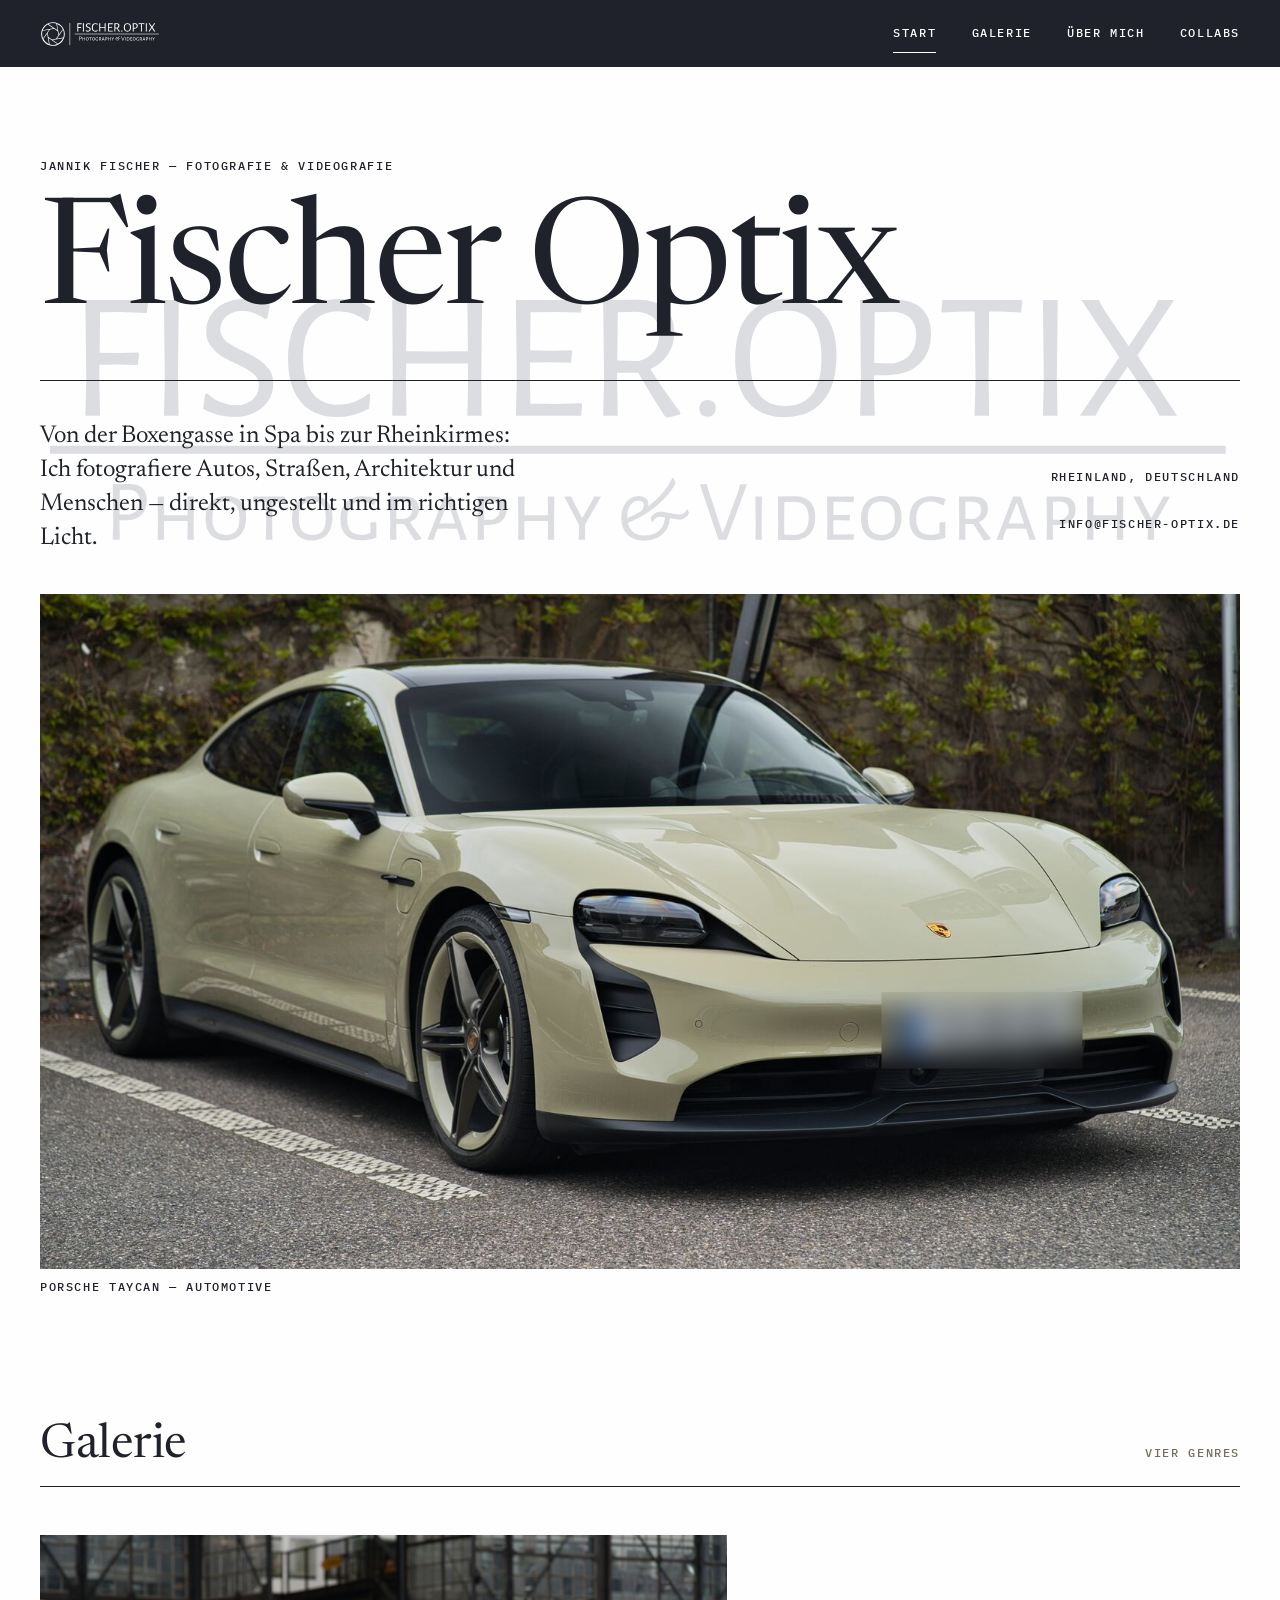
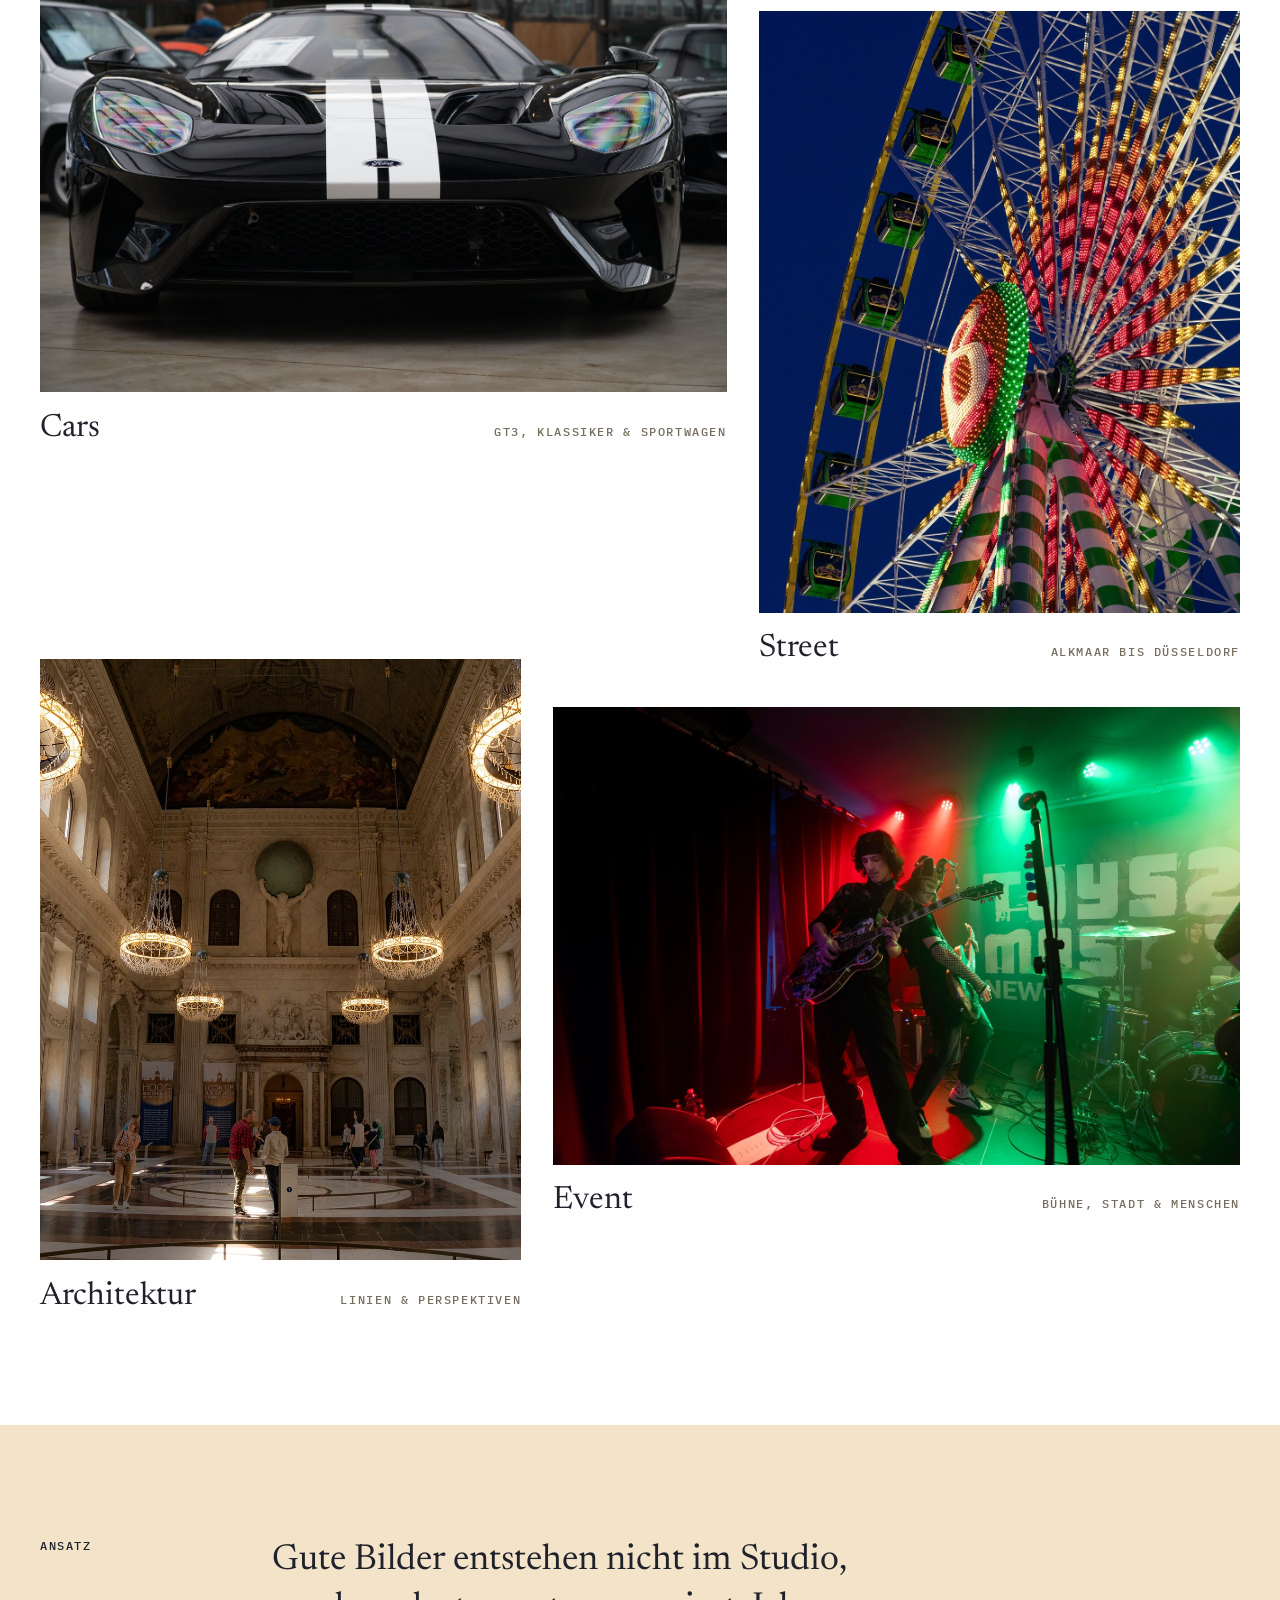
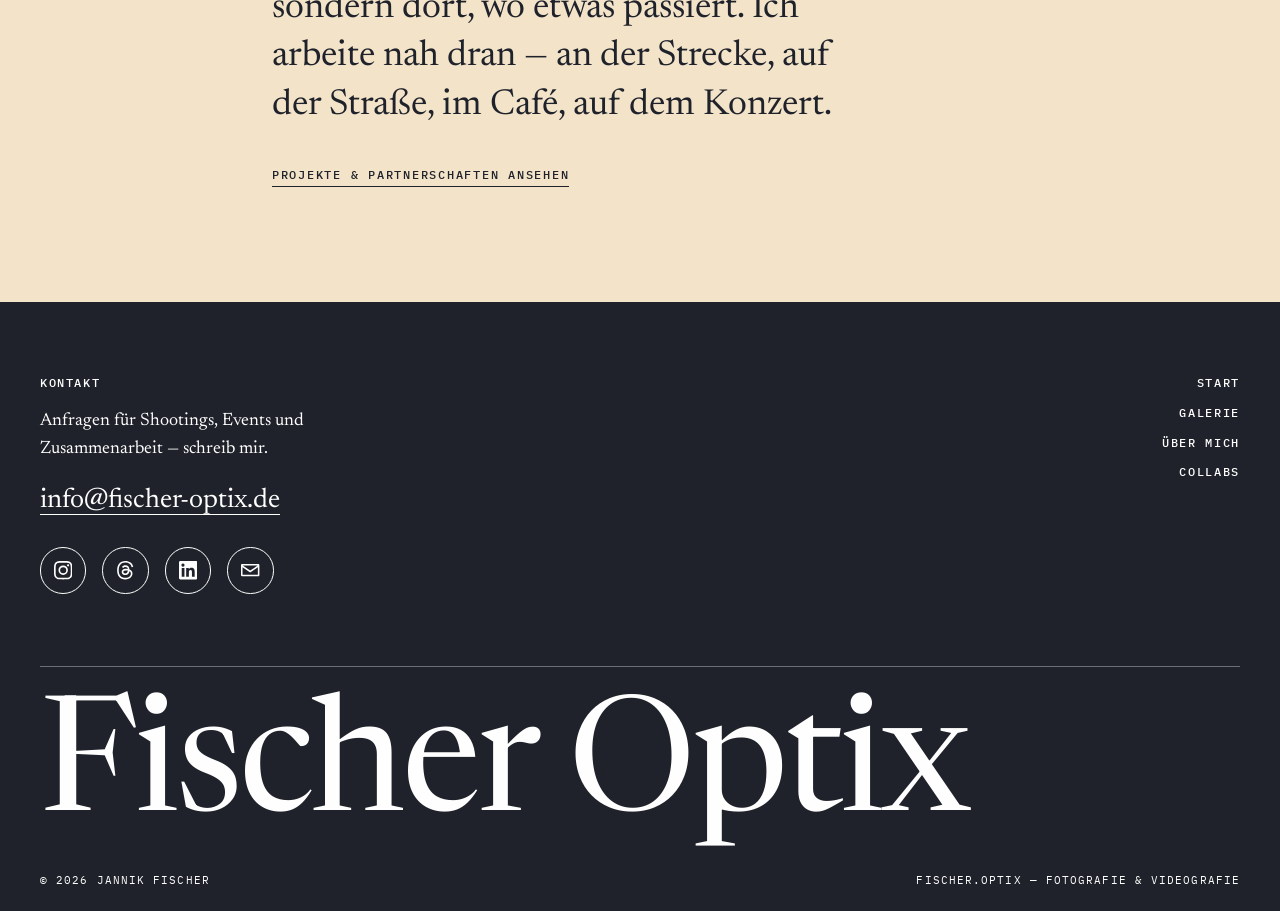
<file: index.html>
<!DOCTYPE html>
<html lang="de">
<head>
  <meta charset="utf-8">
  <meta name="viewport" content="width=device-width, initial-scale=1">
  <title>Fischer Optix — Fotografie &amp; Videografie | Jannik Fischer</title>
  <meta name="description" content="Fischer Optix — Fotografie und Videografie von Jannik Fischer. Cars, Street, Architektur und Events, von der Boxengasse in Spa bis zur Rheinkirmes.">
  <link rel="preconnect" href="https://fonts.googleapis.com">
  <link rel="preconnect" href="https://fonts.gstatic.com" crossorigin>
  <link href="https://fonts.googleapis.com/css2?family=IBM+Plex+Mono:wght@400;500&family=Newsreader:ital,opsz,wght@0,6..72,400;0,6..72,500;1,6..72,400&display=swap" rel="stylesheet">
  <link rel="stylesheet" href="css/style.css">
</head>
<body>

  <header class="site-header">
    <div class="site-header__inner">
      <a class="site-header__logo" href="index.html" aria-label="Fischer Optix — zur Startseite">
        <img src="assets/logo/fischer-optix-white.svg" alt="Fischer Optix — Photography &amp; Videography">
      </a>
      <button class="nav-toggle" type="button" aria-expanded="false" aria-controls="site-nav" aria-label="Menü öffnen">
        <span></span><span></span><span></span>
      </button>
      <nav class="site-nav" id="site-nav" aria-label="Hauptnavigation">
        <a href="index.html" aria-current="page">Start</a>
        <a href="gallery.html">Galerie</a>
        <a href="about.html">Über mich</a>
        <a href="collabs.html">Collabs</a>
      </nav>
    </div>
  </header>

  <div class="bg-wordmark" aria-hidden="true">
    <img src="assets/logo/fischer-optix-wordmark-grey.svg" alt="">
  </div>

  <main>

    <section class="hero wrap">
      <p class="label">Jannik Fischer — Fotografie &amp; Videografie</p>
      <h1 class="wordmark hero__title">Fischer Optix</h1>
      <div class="hero__row">
        <p>Von der Boxengasse in Spa bis zur Rheinkirmes: Ich fotografiere Autos, Straßen, Architektur und Menschen — direkt, ungestellt und im richtigen Licht.</p>
        <div class="hero__meta">
          <span class="label">Rheinland, Deutschland</span>
          <span class="label"><a href="mailto:info@fischer-optix.de" style="text-decoration:none">info@fischer-optix.de</a></span>
        </div>
      </div>
      <figure class="hero__figure reveal">
        <img src="assets/img/car/cars-porsche-taycan.jpg" alt="Porsche Taycan in der Stadt bei Nacht" fetchpriority="high">
        <figcaption class="label">Porsche Taycan — Automotive</figcaption>
      </figure>
    </section>

    <section class="section wrap" aria-labelledby="genres-heading">
      <div class="section-head">
        <h2 id="genres-heading">Galerie</h2>
        <span class="label">Vier Genres</span>
      </div>
      <div class="genres">
        <a class="genre-card reveal" href="gallery.html#cars">
          <div class="genre-card__frame">
            <img src="assets/img/car/cars-ford-gt.jpg" alt="Ford GT" loading="lazy">
          </div>
          <div class="genre-card__row">
            <h3>Cars</h3>
            <span class="label">GT3, Klassiker &amp; Sportwagen</span>
          </div>
        </a>
        <a class="genre-card reveal" href="gallery.html#street">
          <div class="genre-card__frame">
            <img src="assets/img/street/street-duesseldorf-kreuzherrenkirche.jpg" alt="Riesenrad in der Abenddämmerung auf der Rheinkirmes in Düsseldorf" loading="lazy">
          </div>
          <div class="genre-card__row">
            <h3>Street</h3>
            <span class="label">Alkmaar bis Düsseldorf</span>
          </div>
        </a>
        <a class="genre-card reveal" href="gallery.html#architektur">
          <div class="genre-card__frame">
            <img src="assets/img/architecture/amsterdam-koeniglicher-palast.jpg" alt="Königlicher Palast in Amsterdam" loading="lazy">
          </div>
          <div class="genre-card__row">
            <h3>Architektur</h3>
            <span class="label">Linien &amp; Perspektiven</span>
          </div>
        </a>
        <a class="genre-card reveal" href="gallery.html#event">
          <div class="genre-card__frame">
            <img src="assets/img/event/event-blackbirds-toys2masters-01.jpg" alt="Blackbirds live beim Toys2Masters-Bandcontest" loading="lazy">
          </div>
          <div class="genre-card__row">
            <h3>Event</h3>
            <span class="label">Bühne, Stadt &amp; Menschen</span>
          </div>
        </a>
      </div>
    </section>

    <section class="statement">
      <div class="statement__inner wrap">
        <span class="label">Ansatz</span>
        <div>
          <p class="reveal">Gute Bilder entstehen nicht im Studio, sondern dort, wo etwas passiert. Ich arbeite nah dran — an der Strecke, auf der Straße, im Café, auf dem Konzert.</p>
          <div class="cta-line reveal">
            <a href="collabs.html">Projekte &amp; Partnerschaften ansehen</a>
          </div>
        </div>
      </div>
    </section>

  </main>

  <footer class="site-footer">
    <div class="site-footer__inner wrap">
      <div class="footer-grid">
        <div class="footer-contact">
          <span class="label">Kontakt</span>
          <p>Anfragen für Shootings, Events und Zusammenarbeit — schreib mir.</p>
          <a class="mail" href="mailto:info@fischer-optix.de">info@fischer-optix.de</a>
          <ul class="socials">
            <li>
              <a href="https://www.instagram.com/fischer.optix" target="_blank" rel="noopener" aria-label="Instagram — fischer.optix">
                <svg viewBox="0 0 24 24" aria-hidden="true"><path d="M12 2.2c3.2 0 3.58 0 4.85.07 1.17.05 1.8.25 2.23.41.56.22.96.48 1.38.9.42.42.68.82.9 1.38.16.42.36 1.06.41 2.23.06 1.27.07 1.65.07 4.85s0 3.58-.07 4.85c-.05 1.17-.25 1.8-.41 2.23-.22.56-.48.96-.9 1.38-.42.42-.82.68-1.38.9-.42.16-1.06.36-2.23.41-1.27.06-1.65.07-4.85.07s-3.58 0-4.85-.07c-1.17-.05-1.8-.25-2.23-.41a3.7 3.7 0 0 1-1.38-.9 3.7 3.7 0 0 1-.9-1.38c-.16-.42-.36-1.06-.41-2.23C2.2 15.58 2.2 15.2 2.2 12s0-3.58.07-4.85c.05-1.17.25-1.8.41-2.23.22-.56.48-.96.9-1.38.42-.42.82-.68 1.38-.9.42-.16 1.06-.36 2.23-.41C8.42 2.2 8.8 2.2 12 2.2M12 0C8.74 0 8.33.01 7.05.07 5.78.13 4.9.33 4.14.63a5.9 5.9 0 0 0-2.13 1.38A5.9 5.9 0 0 0 .63 4.14C.33 4.9.13 5.78.07 7.05.01 8.33 0 8.74 0 12s.01 3.67.07 4.95c.06 1.27.26 2.15.56 2.91.31.8.72 1.47 1.38 2.13a5.9 5.9 0 0 0 2.13 1.38c.76.3 1.64.5 2.91.56C8.33 23.99 8.74 24 12 24s3.67-.01 4.95-.07c1.27-.06 2.15-.26 2.91-.56a5.9 5.9 0 0 0 2.13-1.38 5.9 5.9 0 0 0 1.38-2.13c.3-.76.5-1.64.56-2.91.06-1.28.07-1.69.07-4.95s-.01-3.67-.07-4.95c-.06-1.27-.26-2.15-.56-2.91a5.9 5.9 0 0 0-1.38-2.13A5.9 5.9 0 0 0 19.86.63c-.76-.3-1.64-.5-2.91-.56C15.67.01 15.26 0 12 0zm0 5.84a6.16 6.16 0 1 0 0 12.32 6.16 6.16 0 0 0 0-12.32zM12 16a4 4 0 1 1 0-8 4 4 0 0 1 0 8zm7.85-10.4a1.44 1.44 0 1 1-2.88 0 1.44 1.44 0 0 1 2.88 0z"/></svg>
              </a>
            </li>
            <li>
              <a href="https://www.threads.com/@fischer.optix" target="_blank" rel="noopener" aria-label="Threads — fischer.optix">
                <svg viewBox="0 0 24 24" aria-hidden="true"><path d="M12.186 24h-.007c-3.581-.024-6.334-1.205-8.184-3.509C2.35 18.44 1.5 15.586 1.472 12.01v-.017c.03-3.579.879-6.43 2.525-8.482C5.845 1.205 8.6.024 12.18 0h.014c2.746.02 5.043.725 6.826 2.098 1.677 1.29 2.858 3.13 3.509 5.467l-2.04.569c-1.104-3.96-3.898-5.984-8.304-6.015-2.91.022-5.11.936-6.54 2.717C4.307 6.504 3.616 8.914 3.589 12c.027 3.086.718 5.496 2.057 7.164 1.43 1.783 3.631 2.698 6.54 2.717 2.623-.02 4.358-.631 5.8-2.045 1.647-1.613 1.618-3.593 1.09-4.798-.31-.71-.873-1.3-1.634-1.75-.192 1.352-.622 2.446-1.284 3.272-.886 1.102-2.14 1.704-3.73 1.79-1.202.065-2.361-.218-3.259-.801-1.063-.689-1.685-1.74-1.752-2.964-.065-1.19.408-2.285 1.33-3.082.88-.76 2.119-1.207 3.583-1.291a13.853 13.853 0 0 1 3.02.142c-.126-.742-.375-1.332-.75-1.757-.513-.586-1.308-.883-2.359-.89h-.029c-.844 0-1.992.232-2.721 1.32L7.734 7.847c.98-1.454 2.568-2.256 4.478-2.256h.044c3.194.02 5.097 1.975 5.287 5.388.108.046.216.094.321.142 1.49.7 2.58 1.761 3.154 3.07.797 1.82.871 4.79-1.548 7.158-1.85 1.81-4.094 2.628-7.277 2.65h-.007zm1.003-11.69c-.242 0-.487.007-.739.021-1.836.103-2.98.946-2.916 2.143.067 1.256 1.452 1.839 2.784 1.767 1.224-.065 2.818-.543 3.086-3.71a10.5 10.5 0 0 0-2.215-.221z"/></svg>
              </a>
            </li>
            <li>
              <a href="https://www.linkedin.com/in/jannik-fischer-54ba6223a" target="_blank" rel="noopener" aria-label="LinkedIn — Jannik Fischer">
                <svg viewBox="0 0 24 24" aria-hidden="true"><path d="M20.45 20.45h-3.56v-5.57c0-1.33-.02-3.04-1.85-3.04-1.85 0-2.14 1.45-2.14 2.94v5.67H9.35V9h3.42v1.56h.05c.48-.9 1.64-1.85 3.37-1.85 3.6 0 4.27 2.37 4.27 5.46v6.28zM5.34 7.43a2.07 2.07 0 1 1 0-4.13 2.07 2.07 0 0 1 0 4.13zM7.12 20.45H3.55V9h3.57v11.45zM22.22 0H1.77C.79 0 0 .77 0 1.73v20.54C0 23.22.79 24 1.77 24h20.45c.98 0 1.78-.78 1.78-1.73V1.73C24 .77 23.2 0 22.22 0z"/></svg>
              </a>
            </li>
            <li>
              <a href="mailto:info@fischer-optix.de" aria-label="E-Mail an info@fischer-optix.de">
                <svg viewBox="0 0 24 24" aria-hidden="true"><path d="M1.5 4h21c.83 0 1.5.67 1.5 1.5v13c0 .83-.67 1.5-1.5 1.5h-21A1.5 1.5 0 0 1 0 18.5v-13C0 4.67.67 4 1.5 4zM12 12.56 21.7 6H2.3L12 12.56zM2 8.24V18h20V8.24l-9.44 6.39a1 1 0 0 1-1.12 0L2 8.24z"/></svg>
              </a>
            </li>
          </ul>
        </div>
        <nav class="footer-nav" aria-label="Fußzeilen-Navigation">
          <a href="index.html">Start</a>
          <a href="gallery.html">Galerie</a>
          <a href="about.html">Über mich</a>
          <a href="collabs.html">Collabs</a>
        </nav>
      </div>
      <p class="footer-wordmark" aria-hidden="true">Fischer Optix</p>
      <div class="footer-legal">
        <span>&copy; 2026 Jannik Fischer</span>
        <span>fischer.optix — Fotografie &amp; Videografie</span>
      </div>
    </div>
  </footer>

  <script src="js/main.js?v=3"></script>
</body>
</html>
</file>
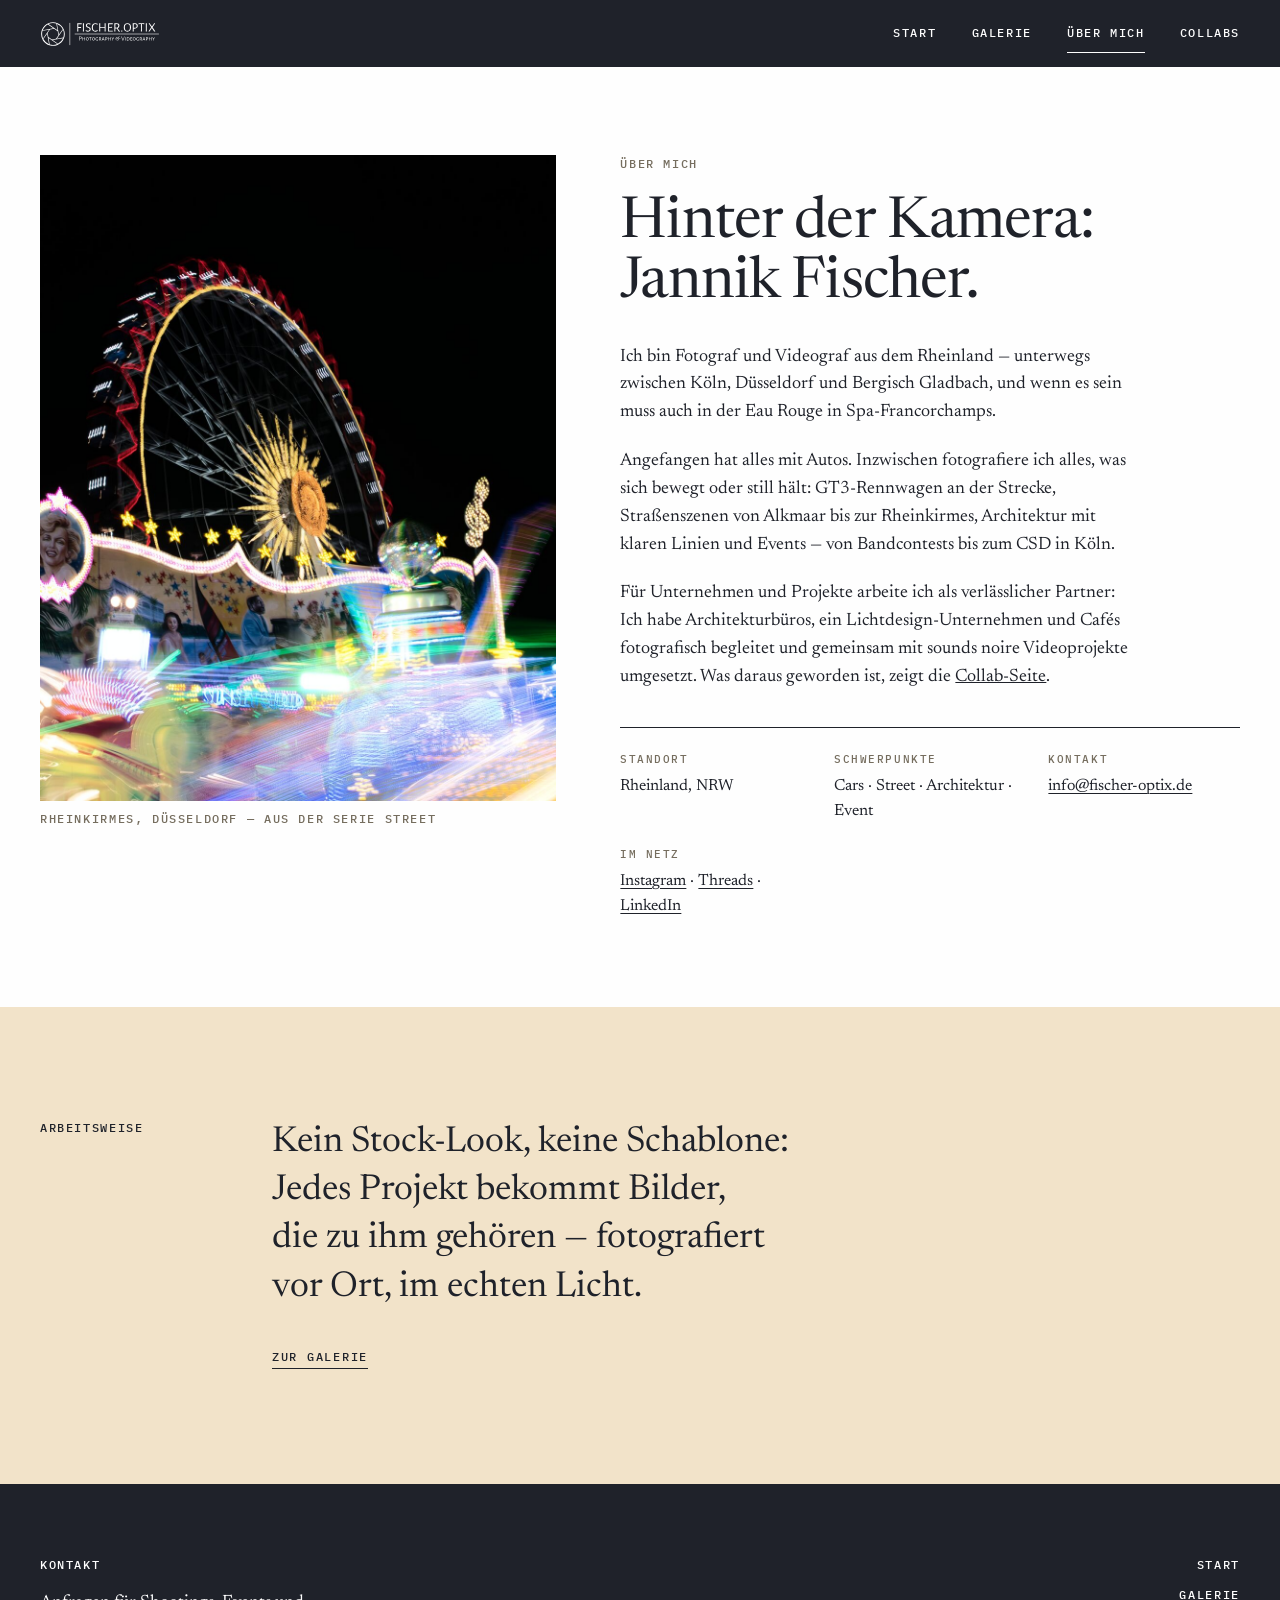
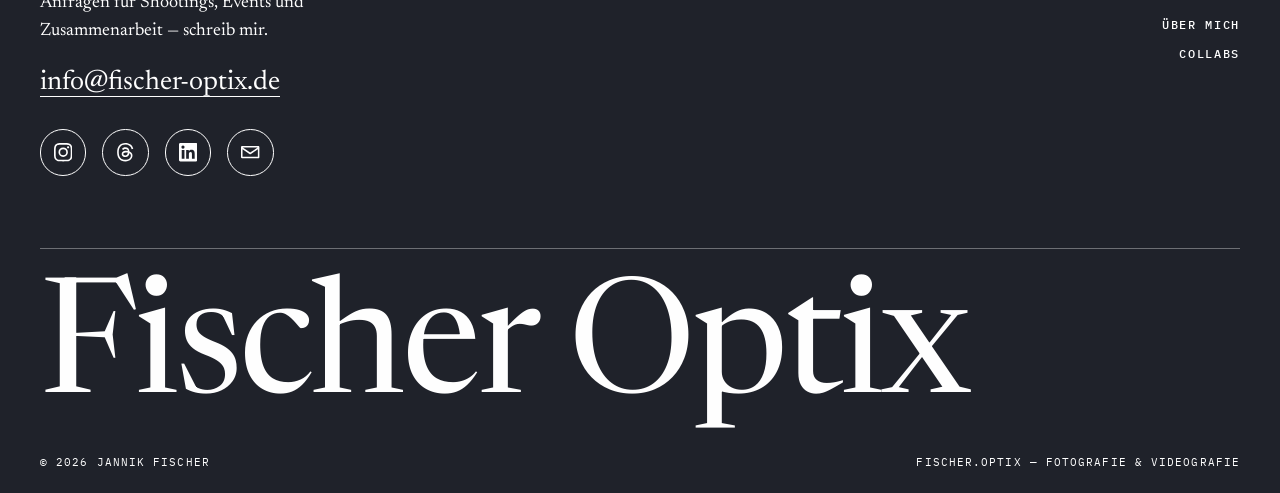
<file: about.html>
<!DOCTYPE html>
<html lang="de">
<head>
  <meta charset="utf-8">
  <meta name="viewport" content="width=device-width, initial-scale=1">
  <title>Über mich — Fischer Optix</title>
  <meta name="description" content="Jannik Fischer — Fotograf und Videograf aus dem Rheinland. Cars, Street, Architektur und Events.">
  <link rel="preconnect" href="https://fonts.googleapis.com">
  <link rel="preconnect" href="https://fonts.gstatic.com" crossorigin>
  <link href="https://fonts.googleapis.com/css2?family=IBM+Plex+Mono:wght@400;500&family=Newsreader:ital,opsz,wght@0,6..72,400;0,6..72,500;1,6..72,400&display=swap" rel="stylesheet">
  <link rel="stylesheet" href="css/style.css">
</head>
<body>

  <header class="site-header">
    <div class="site-header__inner">
      <a class="site-header__logo" href="index.html" aria-label="Fischer Optix — zur Startseite">
        <img src="assets/logo/fischer-optix-white.svg" alt="Fischer Optix — Photography &amp; Videography">
      </a>
      <button class="nav-toggle" type="button" aria-expanded="false" aria-controls="site-nav" aria-label="Menü öffnen">
        <span></span><span></span><span></span>
      </button>
      <nav class="site-nav" id="site-nav" aria-label="Hauptnavigation">
        <a href="index.html">Start</a>
        <a href="gallery.html">Galerie</a>
        <a href="about.html" aria-current="page">Über mich</a>
        <a href="collabs.html">Collabs</a>
      </nav>
    </div>
  </header>

  <main>

    <section class="about-grid wrap">
      <figure class="reveal">
        <img src="assets/img/street/street-rheinkirmes-02.jpg" alt="Fahrgeschäft auf der Rheinkirmes in Düsseldorf, fotografiert von Jannik Fischer" fetchpriority="high">
        <figcaption class="label">Rheinkirmes, Düsseldorf — aus der Serie Street</figcaption>
      </figure>
      <div class="about-copy">
        <p class="label">Über mich</p>
        <h1>Hinter der Kamera: Jannik Fischer.</h1>
        <p>Ich bin Fotograf und Videograf aus dem Rheinland — unterwegs zwischen Köln, Düsseldorf und Bergisch Gladbach, und wenn es sein muss auch in der Eau Rouge in Spa-Francorchamps.</p>
        <p>Angefangen hat alles mit Autos. Inzwischen fotografiere ich alles, was sich bewegt oder still hält: GT3-Rennwagen an der Strecke, Straßenszenen von Alkmaar bis zur Rheinkirmes, Architektur mit klaren Linien und Events — von Bandcontests bis zum CSD in Köln.</p>
        <p>Für Unternehmen und Projekte arbeite ich als verlässlicher Partner: Ich habe Architekturbüros, ein Lichtdesign-Unternehmen und Cafés fotografisch begleitet und gemeinsam mit sounds noire Videoprojekte umgesetzt. Was daraus geworden ist, zeigt die <a href="collabs.html">Collab-Seite</a>.</p>
        <dl class="about-facts">
          <div>
            <dt>Standort</dt>
            <dd>Rheinland, NRW</dd>
          </div>
          <div>
            <dt>Schwerpunkte</dt>
            <dd>Cars · Street · Architektur · Event</dd>
          </div>
          <div>
            <dt>Kontakt</dt>
            <dd><a href="mailto:info@fischer-optix.de">info@fischer-optix.de</a></dd>
          </div>
          <div>
            <dt>Im Netz</dt>
            <dd><a href="https://www.instagram.com/fischer.optix" target="_blank" rel="noopener">Instagram</a> · <a href="https://www.threads.com/@fischer.optix" target="_blank" rel="noopener">Threads</a> · <a href="https://www.linkedin.com/in/jannik-fischer-54ba6223a" target="_blank" rel="noopener">LinkedIn</a></dd>
          </div>
        </dl>
      </div>
    </section>

    <section class="statement">
      <div class="statement__inner wrap">
        <span class="label">Arbeitsweise</span>
        <div>
          <p class="reveal">Kein Stock-Look, keine Schablone: Jedes Projekt bekommt Bilder, die zu ihm gehören — fotografiert vor Ort, im echten Licht.</p>
          <div class="cta-line reveal">
            <a href="gallery.html">Zur Galerie</a>
          </div>
        </div>
      </div>
    </section>

  </main>

  <footer class="site-footer">
    <div class="site-footer__inner wrap">
      <div class="footer-grid">
        <div class="footer-contact">
          <span class="label">Kontakt</span>
          <p>Anfragen für Shootings, Events und Zusammenarbeit — schreib mir.</p>
          <a class="mail" href="mailto:info@fischer-optix.de">info@fischer-optix.de</a>
          <ul class="socials">
            <li>
              <a href="https://www.instagram.com/fischer.optix" target="_blank" rel="noopener" aria-label="Instagram — fischer.optix">
                <svg viewBox="0 0 24 24" aria-hidden="true"><path d="M12 2.2c3.2 0 3.58 0 4.85.07 1.17.05 1.8.25 2.23.41.56.22.96.48 1.38.9.42.42.68.82.9 1.38.16.42.36 1.06.41 2.23.06 1.27.07 1.65.07 4.85s0 3.58-.07 4.85c-.05 1.17-.25 1.8-.41 2.23-.22.56-.48.96-.9 1.38-.42.42-.82.68-1.38.9-.42.16-1.06.36-2.23.41-1.27.06-1.65.07-4.85.07s-3.58 0-4.85-.07c-1.17-.05-1.8-.25-2.23-.41a3.7 3.7 0 0 1-1.38-.9 3.7 3.7 0 0 1-.9-1.38c-.16-.42-.36-1.06-.41-2.23C2.2 15.58 2.2 15.2 2.2 12s0-3.58.07-4.85c.05-1.17.25-1.8.41-2.23.22-.56.48-.96.9-1.38.42-.42.82-.68 1.38-.9.42-.16 1.06-.36 2.23-.41C8.42 2.2 8.8 2.2 12 2.2M12 0C8.74 0 8.33.01 7.05.07 5.78.13 4.9.33 4.14.63a5.9 5.9 0 0 0-2.13 1.38A5.9 5.9 0 0 0 .63 4.14C.33 4.9.13 5.78.07 7.05.01 8.33 0 8.74 0 12s.01 3.67.07 4.95c.06 1.27.26 2.15.56 2.91.31.8.72 1.47 1.38 2.13a5.9 5.9 0 0 0 2.13 1.38c.76.3 1.64.5 2.91.56C8.33 23.99 8.74 24 12 24s3.67-.01 4.95-.07c1.27-.06 2.15-.26 2.91-.56a5.9 5.9 0 0 0 2.13-1.38 5.9 5.9 0 0 0 1.38-2.13c.3-.76.5-1.64.56-2.91.06-1.28.07-1.69.07-4.95s-.01-3.67-.07-4.95c-.06-1.27-.26-2.15-.56-2.91a5.9 5.9 0 0 0-1.38-2.13A5.9 5.9 0 0 0 19.86.63c-.76-.3-1.64-.5-2.91-.56C15.67.01 15.26 0 12 0zm0 5.84a6.16 6.16 0 1 0 0 12.32 6.16 6.16 0 0 0 0-12.32zM12 16a4 4 0 1 1 0-8 4 4 0 0 1 0 8zm7.85-10.4a1.44 1.44 0 1 1-2.88 0 1.44 1.44 0 0 1 2.88 0z"/></svg>
              </a>
            </li>
            <li>
              <a href="https://www.threads.com/@fischer.optix" target="_blank" rel="noopener" aria-label="Threads — fischer.optix">
                <svg viewBox="0 0 24 24" aria-hidden="true"><path d="M12.186 24h-.007c-3.581-.024-6.334-1.205-8.184-3.509C2.35 18.44 1.5 15.586 1.472 12.01v-.017c.03-3.579.879-6.43 2.525-8.482C5.845 1.205 8.6.024 12.18 0h.014c2.746.02 5.043.725 6.826 2.098 1.677 1.29 2.858 3.13 3.509 5.467l-2.04.569c-1.104-3.96-3.898-5.984-8.304-6.015-2.91.022-5.11.936-6.54 2.717C4.307 6.504 3.616 8.914 3.589 12c.027 3.086.718 5.496 2.057 7.164 1.43 1.783 3.631 2.698 6.54 2.717 2.623-.02 4.358-.631 5.8-2.045 1.647-1.613 1.618-3.593 1.09-4.798-.31-.71-.873-1.3-1.634-1.75-.192 1.352-.622 2.446-1.284 3.272-.886 1.102-2.14 1.704-3.73 1.79-1.202.065-2.361-.218-3.259-.801-1.063-.689-1.685-1.74-1.752-2.964-.065-1.19.408-2.285 1.33-3.082.88-.76 2.119-1.207 3.583-1.291a13.853 13.853 0 0 1 3.02.142c-.126-.742-.375-1.332-.75-1.757-.513-.586-1.308-.883-2.359-.89h-.029c-.844 0-1.992.232-2.721 1.32L7.734 7.847c.98-1.454 2.568-2.256 4.478-2.256h.044c3.194.02 5.097 1.975 5.287 5.388.108.046.216.094.321.142 1.49.7 2.58 1.761 3.154 3.07.797 1.82.871 4.79-1.548 7.158-1.85 1.81-4.094 2.628-7.277 2.65h-.007zm1.003-11.69c-.242 0-.487.007-.739.021-1.836.103-2.98.946-2.916 2.143.067 1.256 1.452 1.839 2.784 1.767 1.224-.065 2.818-.543 3.086-3.71a10.5 10.5 0 0 0-2.215-.221z"/></svg>
              </a>
            </li>
            <li>
              <a href="https://www.linkedin.com/in/jannik-fischer-54ba6223a" target="_blank" rel="noopener" aria-label="LinkedIn — Jannik Fischer">
                <svg viewBox="0 0 24 24" aria-hidden="true"><path d="M20.45 20.45h-3.56v-5.57c0-1.33-.02-3.04-1.85-3.04-1.85 0-2.14 1.45-2.14 2.94v5.67H9.35V9h3.42v1.56h.05c.48-.9 1.64-1.85 3.37-1.85 3.6 0 4.27 2.37 4.27 5.46v6.28zM5.34 7.43a2.07 2.07 0 1 1 0-4.13 2.07 2.07 0 0 1 0 4.13zM7.12 20.45H3.55V9h3.57v11.45zM22.22 0H1.77C.79 0 0 .77 0 1.73v20.54C0 23.22.79 24 1.77 24h20.45c.98 0 1.78-.78 1.78-1.73V1.73C24 .77 23.2 0 22.22 0z"/></svg>
              </a>
            </li>
            <li>
              <a href="mailto:info@fischer-optix.de" aria-label="E-Mail an info@fischer-optix.de">
                <svg viewBox="0 0 24 24" aria-hidden="true"><path d="M1.5 4h21c.83 0 1.5.67 1.5 1.5v13c0 .83-.67 1.5-1.5 1.5h-21A1.5 1.5 0 0 1 0 18.5v-13C0 4.67.67 4 1.5 4zM12 12.56 21.7 6H2.3L12 12.56zM2 8.24V18h20V8.24l-9.44 6.39a1 1 0 0 1-1.12 0L2 8.24z"/></svg>
              </a>
            </li>
          </ul>
        </div>
        <nav class="footer-nav" aria-label="Fußzeilen-Navigation">
          <a href="index.html">Start</a>
          <a href="gallery.html">Galerie</a>
          <a href="about.html">Über mich</a>
          <a href="collabs.html">Collabs</a>
        </nav>
      </div>
      <p class="footer-wordmark" aria-hidden="true">Fischer Optix</p>
      <div class="footer-legal">
        <span>&copy; 2026 Jannik Fischer</span>
        <span>fischer.optix — Fotografie &amp; Videografie</span>
      </div>
    </div>
  </footer>

  <script src="js/main.js?v=3"></script>
</body>
</html>
</file>
<file: css/style.css>
/* ============================================================
   fischer.optix — Design System
   Palette + Rhythmus nach Editorial-Referenz (Kinn Collective)
   ============================================================ */

:root {
  --black: #1f222a;
  --white: #fefefe;
  --beige: #f2e3c9;
  --light-grey: #d9d2c3;
  --dark-grey: #3b2f1c;
  --accent: #e18522;
  --font-serif: "Newsreader", "Times New Roman", serif;
  --font-mono: "IBM Plex Mono", "Courier New", monospace;
  --easing: cubic-bezier(0.22, 0.61, 0.36, 1);
  --max-width: 106rem;
  --pad: clamp(1.1rem, 4vw, 2.5rem);
  --header-h: 4.2rem;
}

*,
*::before,
*::after {
  box-sizing: border-box;
  margin: 0;
}

html {
  scroll-behavior: smooth;
  scroll-padding-top: calc(var(--header-h) + 1rem);
  -webkit-font-smoothing: antialiased;
  text-size-adjust: 100%;
}

body {
  font-family: var(--font-serif);
  font-optical-sizing: auto;
  font-size: 1.125rem;
  line-height: 1.55;
  color: var(--black);
  background-color: var(--white);
}

::selection {
  background-color: #f4f4f4;
  color: #ff4d00;
}

img {
  max-width: 100%;
  height: auto;
  display: block;
}

a {
  color: inherit;
}

:focus-visible {
  outline: 2px solid var(--accent);
  outline-offset: 3px;
}

.wrap {
  max-width: var(--max-width);
  margin-inline: auto;
  padding-inline: var(--pad);
}

/* ---------- Mono-Labels ---------- */

.label {
  font-family: var(--font-mono);
  font-size: 0.72rem;
  font-weight: 500;
  letter-spacing: 0.14em;
  text-transform: uppercase;
}

/* ---------- Hintergrund-Wortmark (Startseite) ---------- */

.bg-wordmark {
  position: fixed;
  top: 50%;
  left: 50%;
  transform: translate(-50%, -50%);
  width: min(94vw, 130rem);
  z-index: 0;
  pointer-events: none;
  opacity: 0.4;
  transition: opacity 0.2s linear;
}

.bg-wordmark img {
  width: 100%;
  height: auto;
}

main,
.site-footer {
  position: relative;
  z-index: 1;
}

/* ---------- Header ---------- */

.site-header {
  position: sticky;
  top: 0;
  z-index: 50;
  background-color: var(--black);
  color: var(--white);
}

.site-header__inner {
  max-width: var(--max-width);
  margin-inline: auto;
  padding-inline: var(--pad);
  height: var(--header-h);
  display: flex;
  align-items: center;
  justify-content: space-between;
  gap: 1rem;
}

.site-header__logo {
  display: flex;
  align-items: center;
  min-width: 0;
}

.site-header__logo img {
  height: 1.5rem;
  width: auto;
}

.site-nav {
  display: flex;
  align-items: center;
  gap: clamp(1rem, 3vw, 2.2rem);
}

.site-nav a {
  font-family: var(--font-mono);
  font-size: 0.72rem;
  font-weight: 500;
  letter-spacing: 0.14em;
  text-transform: uppercase;
  text-decoration: none;
  padding: 0.6rem 0;
  border-bottom: 1px solid transparent;
  transition: border-color 0.25s var(--easing);
}

.site-nav a:hover,
.site-nav a[aria-current="page"] {
  border-bottom-color: var(--white);
}

.nav-toggle {
  display: none;
  background: none;
  border: none;
  cursor: pointer;
  padding: 0.7rem;
  margin-right: -0.7rem;
}

.nav-toggle span {
  display: block;
  width: 1.4rem;
  height: 2px;
  background: var(--white);
  margin: 4px 0;
  transition: transform 0.3s var(--easing), opacity 0.3s var(--easing);
}

@media (max-width: 43em) {
  .nav-toggle {
    display: block;
  }

  .site-nav {
    position: fixed;
    inset: var(--header-h) 0 auto 0;
    flex-direction: column;
    align-items: flex-start;
    gap: 0;
    background: var(--black);
    color: var(--white);
    border-bottom: 1px solid rgba(254, 254, 254, 0.35);
    padding: 0.5rem var(--pad) 1.2rem;
    transform: translateY(-110%);
    transition: transform 0.35s var(--easing);
    visibility: hidden;
  }

  .site-nav.is-open {
    transform: translateY(0);
    visibility: visible;
  }

  .site-nav a {
    font-size: 0.9rem;
    padding: 0.9rem 0;
    width: 100%;
  }

  .nav-toggle[aria-expanded="true"] span:nth-child(1) {
    transform: translateY(6px) rotate(45deg);
  }

  .nav-toggle[aria-expanded="true"] span:nth-child(2) {
    opacity: 0;
  }

  .nav-toggle[aria-expanded="true"] span:nth-child(3) {
    transform: translateY(-6px) rotate(-45deg);
  }
}

/* ---------- Riesiges Wortmark ---------- */

.wordmark {
  font-family: var(--font-serif);
  font-weight: 400;
  font-size: clamp(2.6rem, 11.5vw, 10.5rem);
  line-height: 0.98;
  letter-spacing: -0.02em;
  text-wrap: balance;
}

/* ---------- Hero (Landing) ---------- */

.hero {
  padding-top: clamp(2.5rem, 7vw, 6rem);
}

.hero .label {
  margin-bottom: 1.4rem;
}

.hero__title {
  border-bottom: 1px solid var(--black);
  padding-bottom: clamp(1.2rem, 3vw, 2.6rem);
}

.hero__row {
  display: grid;
  grid-template-columns: minmax(0, 7fr) minmax(0, 5fr);
  gap: clamp(1.2rem, 3vw, 2.6rem);
  align-items: end;
  padding-block: clamp(1.4rem, 3vw, 2.6rem);
}

.hero__row p {
  font-size: clamp(1.15rem, 1.9vw, 1.55rem);
  line-height: 1.4;
  max-width: 34ch;
}

.hero__meta {
  display: flex;
  flex-direction: column;
  gap: 0.45rem;
  justify-self: end;
  text-align: right;
}

.hero__figure img {
  width: 100%;
  aspect-ratio: 16 / 9;
  object-fit: cover;
}

.hero__figure figcaption {
  padding-top: 0.6rem;
}

@media (max-width: 43em) {
  .hero__row {
    grid-template-columns: 1fr;
  }

  .hero__meta {
    justify-self: start;
    text-align: left;
  }

  .hero__figure img {
    aspect-ratio: 4 / 3;
  }
}

/* ---------- Abschnitte ---------- */

.section {
  padding-block: clamp(3rem, 8vw, 6.5rem);
}

.section-head {
  display: flex;
  align-items: baseline;
  justify-content: space-between;
  gap: 1rem;
  border-bottom: 1px solid var(--black);
  padding-bottom: 0.9rem;
  margin-bottom: clamp(1.6rem, 4vw, 3rem);
}

.section-head h2 {
  font-weight: 400;
  font-size: clamp(1.8rem, 4vw, 3rem);
  line-height: 1.05;
  letter-spacing: -0.01em;
}

.section-head .label {
  color: #756d5e;
  flex-shrink: 0;
}

/* ---------- Genre-Preview (Landing) ---------- */

.genres {
  display: grid;
  grid-template-columns: repeat(12, 1fr);
  gap: clamp(1rem, 2.5vw, 2rem);
}

.genre-card {
  text-decoration: none;
  display: block;
}

.genre-card:nth-child(1) { grid-column: 1 / 8; }
.genre-card:nth-child(2) { grid-column: 8 / 13; margin-top: clamp(2rem, 6vw, 5rem); }
.genre-card:nth-child(3) { grid-column: 1 / 6; margin-top: clamp(-3rem, -4vw, -1rem); }
.genre-card:nth-child(4) { grid-column: 6 / 13; }

.genre-card__frame {
  overflow: hidden;
}

.genre-card img {
  width: 100%;
  object-fit: cover;
  transition: transform 0.6s var(--easing);
}

.genre-card:nth-child(1) img { aspect-ratio: 3 / 2; }
.genre-card:nth-child(2) img { aspect-ratio: 4 / 5; }
.genre-card:nth-child(3) img { aspect-ratio: 4 / 5; }
.genre-card:nth-child(4) img { aspect-ratio: 3 / 2; }

.genre-card:hover img {
  transform: scale(1.03);
}

.genre-card__row {
  display: flex;
  justify-content: space-between;
  align-items: baseline;
  gap: 1rem;
  padding-top: 0.7rem;
  border-bottom: 1px solid transparent;
}

.genre-card__row h3 {
  font-weight: 400;
  font-size: clamp(1.4rem, 2.6vw, 2rem);
}

.genre-card__row .label {
  color: #756d5e;
}

.genre-card:hover .genre-card__row h3 {
  text-decoration: underline;
  text-underline-offset: 0.2em;
  text-decoration-thickness: 1px;
}

@media (max-width: 43em) {
  .genre-card:nth-child(n) {
    grid-column: 1 / -1;
    margin-top: 0;
  }
}

/* ---------- Statement-Block ---------- */

.statement {
  background-color: var(--beige);
}

.statement__inner {
  padding-block: clamp(3rem, 9vw, 7rem);
  display: grid;
  grid-template-columns: minmax(0, 2fr) minmax(0, 10fr);
  gap: clamp(1rem, 3vw, 2.6rem);
}

.statement p {
  font-size: clamp(1.4rem, 2.8vw, 2.3rem);
  line-height: 1.35;
  max-width: 30ch;
  text-wrap: balance;
}

.statement .cta-line {
  margin-top: 2rem;
}

@media (max-width: 43em) {
  .statement__inner {
    grid-template-columns: 1fr;
  }
}

.cta-line a {
  font-family: var(--font-mono);
  font-size: 0.78rem;
  font-weight: 500;
  letter-spacing: 0.14em;
  text-transform: uppercase;
  text-decoration: none;
  border-bottom: 1px solid var(--black);
  padding-bottom: 0.25rem;
  transition: color 0.25s var(--easing), border-color 0.25s var(--easing);
}

.cta-line a:hover {
  color: #9a5410;
  border-color: #9a5410;
}

/* ---------- Galerie ---------- */

.gallery-intro {
  padding-top: clamp(2.5rem, 7vw, 5rem);
}

.gallery-intro p {
  max-width: 55ch;
  margin-top: 1.2rem;
  font-size: 1.15rem;
}

.genre-jump {
  display: flex;
  flex-wrap: wrap;
  gap: 0.6rem 1.6rem;
  margin-top: 1.8rem;
}

.genre-jump a {
  font-family: var(--font-mono);
  font-size: 0.75rem;
  font-weight: 500;
  letter-spacing: 0.14em;
  text-transform: uppercase;
  text-decoration: none;
  border-bottom: 1px solid var(--light-grey);
  padding: 0.4rem 0;
  transition: border-color 0.25s var(--easing);
}

.genre-jump a:hover {
  border-bottom-color: var(--black);
}

.masonry {
  columns: 3 260px;
  column-gap: clamp(1rem, 2vw, 1.6rem);
}

.masonry figure {
  break-inside: avoid;
  margin-bottom: clamp(1rem, 2vw, 1.6rem);
}

.masonry button.frame {
  display: block;
  width: 100%;
  padding: 0;
  border: none;
  background: none;
  cursor: zoom-in;
  overflow: hidden;
}

.masonry img {
  width: 100%;
  transition: transform 0.6s var(--easing);
}

.masonry button.frame:hover img {
  transform: scale(1.025);
}

.masonry figcaption {
  padding-top: 0.5rem;
  color: #756d5e;
}

/* ---------- Lightbox ---------- */

.lightbox {
  position: fixed;
  inset: 0;
  z-index: 100;
  background: rgba(20, 20, 20, 0.94);
  display: none;
  align-items: center;
  justify-content: center;
  padding: 3.5rem 1rem 4.5rem;
}

.lightbox.is-open {
  display: flex;
}

.lightbox img {
  max-width: min(94vw, 100rem);
  max-height: 82vh;
  width: auto;
  object-fit: contain;
}

.lightbox figcaption {
  position: absolute;
  bottom: 1.4rem;
  left: 50%;
  transform: translateX(-50%);
  color: var(--light-grey);
  text-align: center;
  max-width: 90vw;
}

.lightbox button {
  position: absolute;
  background: none;
  border: none;
  color: var(--white);
  font-family: var(--font-mono);
  font-size: 0.8rem;
  letter-spacing: 0.12em;
  text-transform: uppercase;
  cursor: pointer;
  padding: 0.9rem;
}

.lightbox__close { top: 0.8rem; right: 0.8rem; }
.lightbox__prev { left: 0.4rem; top: 50%; transform: translateY(-50%); }
.lightbox__next { right: 0.4rem; top: 50%; transform: translateY(-50%); }

.lightbox button:hover {
  color: var(--accent);
}

/* ---------- Projekte (Collab) ---------- */

.project {
  padding-block: clamp(2.6rem, 7vw, 5.5rem);
  border-top: 1px solid var(--black);
}

.project__grid {
  display: grid;
  grid-template-columns: minmax(0, 5fr) minmax(0, 7fr);
  gap: clamp(1.6rem, 4vw, 3.5rem);
}

.project--flip .project__grid {
  grid-template-columns: minmax(0, 7fr) minmax(0, 5fr);
}

.project--flip .project__text {
  order: 2;
}

.project__text .label {
  color: #756d5e;
  margin-bottom: 1rem;
}

.project__text h2 {
  font-weight: 400;
  font-size: clamp(1.9rem, 4vw, 3rem);
  line-height: 1.05;
  letter-spacing: -0.01em;
  margin-bottom: 1.2rem;
}

.project__text p {
  max-width: 48ch;
  margin-bottom: 1.4rem;
}

.project__links {
  list-style: none;
  padding: 0;
  display: flex;
  flex-direction: column;
  gap: 0.55rem;
}

.project__links a {
  font-family: var(--font-mono);
  font-size: 0.75rem;
  font-weight: 500;
  letter-spacing: 0.12em;
  text-transform: uppercase;
  text-decoration: none;
  border-bottom: 1px solid var(--light-grey);
  padding-bottom: 0.2rem;
  transition: border-color 0.25s var(--easing);
  width: fit-content;
}

.project__links a:hover {
  border-bottom-color: var(--black);
}

.project__media {
  display: grid;
  grid-template-columns: 1fr 1fr;
  gap: clamp(0.8rem, 1.6vw, 1.2rem);
  align-content: start;
}

.project__media figure {
  margin: 0;
}

.project__media button.frame {
  display: block;
  width: 100%;
  padding: 0;
  border: none;
  background: none;
  cursor: zoom-in;
  overflow: hidden;
}

.project__media img {
  width: 100%;
  object-fit: cover;
  transition: transform 0.6s var(--easing);
}

.project__media button.frame:hover img {
  transform: scale(1.03);
}

.project__media .span-2 {
  grid-column: span 2;
}

.project__media .span-2 img { aspect-ratio: 16 / 10; }
.project__media figure:not(.span-2) img { aspect-ratio: 4 / 5; }

.video-frame {
  aspect-ratio: 16 / 9;
  width: 100%;
}

.video-frame iframe {
  width: 100%;
  height: 100%;
  border: 0;
}

@media (max-width: 50em) {
  .project__grid,
  .project--flip .project__grid {
    grid-template-columns: 1fr;
  }

  .project--flip .project__text {
    order: 0;
  }
}

/* ---------- Partner-Band ---------- */

.partners {
  background-color: var(--dark-grey);
  color: var(--white);
}

.partners__inner {
  padding-block: clamp(3rem, 8vw, 6rem);
}

.partners__inner > .label {
  color: var(--light-grey);
  border-bottom: 1px solid #5c4a2e;
  padding-bottom: 0.9rem;
  display: block;
}

.partners__logos {
  display: flex;
  flex-wrap: wrap;
  align-items: center;
  gap: clamp(2rem, 8vw, 7rem);
  padding-top: clamp(2rem, 5vw, 3.5rem);
}

.partners__logos a {
  display: block;
  opacity: 0.85;
  transition: opacity 0.25s var(--easing);
}

.partners__logos a:hover {
  opacity: 1;
}

.partners__logos img {
  height: clamp(2.6rem, 6vw, 4rem);
  width: auto;
}

/* ---------- About ---------- */

.about-grid {
  display: grid;
  grid-template-columns: minmax(0, 5fr) minmax(0, 6fr);
  gap: clamp(2rem, 5vw, 4.5rem);
  padding-block: clamp(2.5rem, 7vw, 5.5rem);
}

.about-grid figure img {
  width: 100%;
  aspect-ratio: 4 / 5;
  object-fit: cover;
}

.about-grid figcaption {
  padding-top: 0.6rem;
  color: #756d5e;
}

.about-copy h1 {
  font-weight: 400;
  font-size: clamp(2.2rem, 5vw, 3.6rem);
  line-height: 1.05;
  letter-spacing: -0.015em;
  margin: 1.2rem 0 1.8rem;
  text-wrap: balance;
}

.about-copy p {
  max-width: 52ch;
  margin-bottom: 1.3rem;
}

.about-copy .label {
  color: #756d5e;
}

.about-facts {
  border-top: 1px solid var(--black);
  margin-top: 2.2rem;
  padding-top: 1.4rem;
  display: grid;
  grid-template-columns: repeat(auto-fit, minmax(11rem, 1fr));
  gap: 1.4rem;
}

.about-facts dt {
  font-family: var(--font-mono);
  font-size: 0.68rem;
  font-weight: 500;
  letter-spacing: 0.14em;
  text-transform: uppercase;
  color: #756d5e;
  margin-bottom: 0.4rem;
}

.about-facts dd {
  margin: 0;
  font-size: 1rem;
}

.about-facts dd a {
  text-decoration-thickness: 1px;
  text-underline-offset: 0.2em;
}

@media (max-width: 50em) {
  .about-grid {
    grid-template-columns: 1fr;
  }
}

/* ---------- Footer ---------- */

.site-footer {
  background-color: var(--black);
  color: var(--white);
  overflow: hidden;
}

.site-footer__inner {
  padding-block: clamp(2.5rem, 6vw, 4.5rem) 1.4rem;
}

.footer-grid {
  display: grid;
  grid-template-columns: minmax(0, 1fr) auto;
  gap: 2rem;
  align-items: start;
  padding-bottom: clamp(2.5rem, 6vw, 4.5rem);
}

.footer-contact p {
  max-width: 36ch;
  margin-bottom: 1rem;
}

.footer-contact .label {
  display: block;
  margin-bottom: 1rem;
}

.footer-contact a.mail {
  font-size: clamp(1.2rem, 2.4vw, 1.7rem);
  text-decoration-thickness: 1px;
  text-underline-offset: 0.25em;
}

.socials {
  display: flex;
  gap: 1rem;
  list-style: none;
  padding: 0;
  margin-top: 1.6rem;
}

.socials a {
  display: grid;
  place-items: center;
  width: 2.9rem;
  height: 2.9rem;
  border: 1px solid var(--white);
  border-radius: 50%;
  transition: background-color 0.25s var(--easing), color 0.25s var(--easing);
  color: var(--white);
}

.socials a:hover {
  background-color: var(--accent);
  border-color: var(--accent);
  color: var(--black);
}

.socials svg {
  width: 1.15rem;
  height: 1.15rem;
  fill: currentColor;
}

.footer-nav {
  display: flex;
  flex-direction: column;
  gap: 0.7rem;
  text-align: right;
}

.footer-nav a {
  font-family: var(--font-mono);
  font-size: 0.75rem;
  font-weight: 500;
  letter-spacing: 0.14em;
  text-transform: uppercase;
  text-decoration: none;
}

.footer-nav a:hover {
  text-decoration: underline;
  text-underline-offset: 0.25em;
}

.footer-wordmark {
  font-size: clamp(3rem, 12.5vw, 12rem);
  line-height: 1;
  white-space: nowrap;
  letter-spacing: -0.02em;
  border-top: 1px solid rgba(254, 254, 254, 0.35);
  padding-top: 1.6rem;
}

.footer-legal {
  display: flex;
  justify-content: space-between;
  gap: 1rem;
  flex-wrap: wrap;
  padding-top: 1.2rem;
  font-family: var(--font-mono);
  font-size: 0.68rem;
  letter-spacing: 0.1em;
  text-transform: uppercase;
}

@media (max-width: 43em) {
  .footer-grid {
    grid-template-columns: 1fr;
  }

  .footer-nav {
    text-align: left;
  }
}

/* ---------- Scroll-Reveal ---------- */

.reveal {
  opacity: 0;
  transform: translateY(1.4rem);
  transition: opacity 0.7s var(--easing), transform 0.7s var(--easing);
}

.reveal.in-view {
  opacity: 1;
  transform: none;
}

@media (prefers-reduced-motion: reduce) {
  html {
    scroll-behavior: auto;
  }

  .reveal {
    opacity: 1;
    transform: none;
    transition: none;
  }

  .genre-card img,
  .masonry img,
  .project__media img {
    transition: none;
  }
}
</file>
